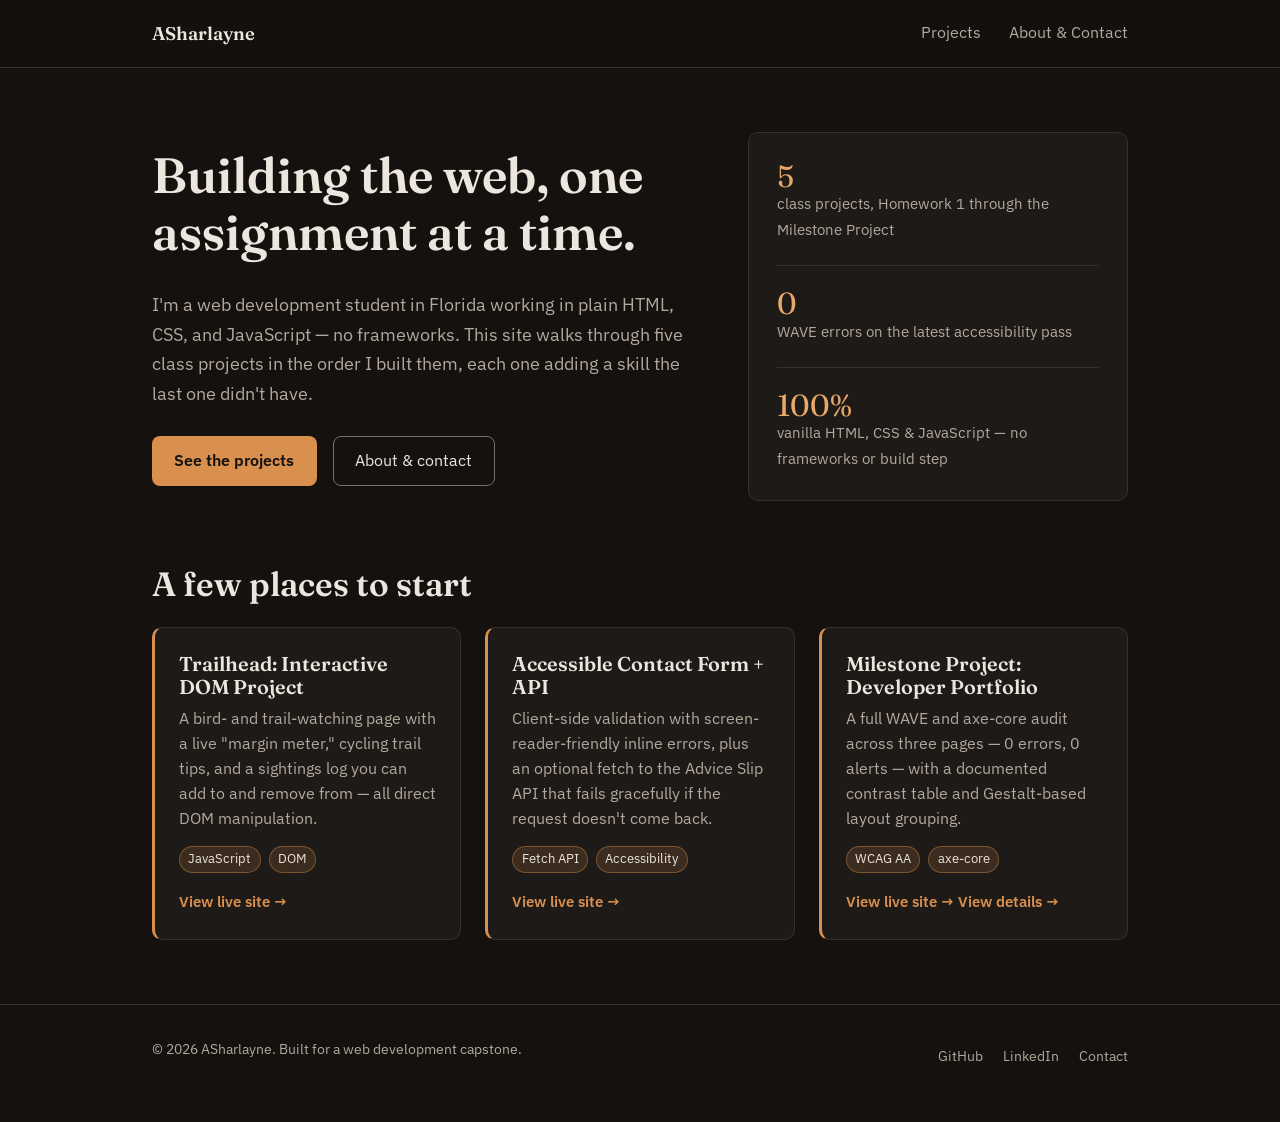
<file: index.html>
<!DOCTYPE html>
<html lang="en">
<head>
<meta charset="UTF-8">
<meta name="viewport" content="width=device-width, initial-scale=1.0">
<title>ASharlayne &mdash; Web Development Portfolio</title>
<meta name="description" content="A capstone portfolio of five web development class projects, from a first HTML/CSS page through an accessibility-audited developer portfolio.">
<link rel="preconnect" href="https://fonts.googleapis.com">
<link rel="preconnect" href="https://fonts.gstatic.com" crossorigin>
<link href="https://fonts.googleapis.com/css2?family=Fraunces:opsz,wght@9..144,500;9..144,600&family=IBM+Plex+Sans:wght@400;500;600&display=swap" rel="stylesheet">
<link rel="stylesheet" href="css/styles.css">
</head>
<body>
<a class="skip-link" href="#main">Skip to main content</a>

<header class="site-header">
  <nav class="header-nav" aria-label="Primary">
    <a class="header-brand" href="index.html" aria-current="page">ASharlayne</a>
    <button class="nav-toggle" type="button" aria-expanded="false" aria-controls="primary-links">Menu</button>
    <div class="header-links" id="primary-links">
      <a href="projects.html">Projects</a>
      <a href="about.html">About &amp; Contact</a>
    </div>
  </nav>
</header>

<main id="main">
  <div class="container">
    <section class="hero">
      <div>
        <h1>Building the web, one assignment at a time.</h1>
        <p class="lede">I'm a web development student in Florida working in plain HTML, CSS, and JavaScript &mdash; no frameworks. This site walks through five class projects in the order I built them, each one adding a skill the last one didn't have.</p>
        <div class="cta-row">
          <a class="button" href="projects.html">See the projects</a>
          <a class="button-secondary" href="about.html">About &amp; contact</a>
        </div>
      </div>
      <div class="stat-panel" aria-label="Portfolio highlights">
        <div class="stat">
          <span class="stat-number">5</span>
          <span class="stat-label">class projects, Homework 1 through the Milestone Project</span>
        </div>
        <div class="stat">
          <span class="stat-number">0</span>
          <span class="stat-label">WAVE errors on the latest accessibility pass</span>
        </div>
        <div class="stat">
          <span class="stat-number">100%</span>
          <span class="stat-label">vanilla HTML, CSS &amp; JavaScript &mdash; no frameworks or build step</span>
        </div>
      </div>
    </section>
  </div>

  <section class="featured-projects">
    <div class="container">
      <h2>A few places to start</h2>
      <div class="featured-grid">
        <article class="project-card">
          <h3>Trailhead: Interactive DOM Project</h3>
          <p>A bird- and trail-watching page with a live "margin meter," cycling trail tips, and a sightings log you can add to and remove from &mdash; all direct DOM manipulation.</p>
          <div class="tech-tags">
            <span class="tag">JavaScript</span>
            <span class="tag">DOM</span>
          </div>
          <a class="view-link" href="https://ASharlayne.github.io/homework7web-dev/" target="_blank" rel="noopener noreferrer">View live site<span class="sr-only">: Trailhead</span> &rarr;</a>
        </article>
        <article class="project-card">
          <h3>Accessible Contact Form + API</h3>
          <p>Client-side validation with screen-reader-friendly inline errors, plus an optional fetch to the Advice Slip API that fails gracefully if the request doesn't come back.</p>
          <div class="tech-tags">
            <span class="tag">Fetch API</span>
            <span class="tag">Accessibility</span>
          </div>
          <a class="view-link" href="https://asharlayne.github.io/Homework-8-Form-with-Validation-API-Fetch/" target="_blank" rel="noopener noreferrer">View live site<span class="sr-only">: Accessible Contact Form + API</span> &rarr;</a>
        </article>
        <article class="project-card">
          <h3>Milestone Project: Developer Portfolio</h3>
          <p>A full WAVE and axe-core audit across three pages &mdash; 0 errors, 0 alerts &mdash; with a documented contrast table and Gestalt-based layout grouping.</p>
          <div class="tech-tags">
            <span class="tag">WCAG AA</span>
            <span class="tag">axe-core</span>
          </div>
          <a class="view-link" href="https://asharlayne.github.io/milestone_project/" target="_blank" rel="noopener noreferrer">View live site<span class="sr-only">: Milestone Project</span> &rarr;</a>
          <a class="view-link" href="projects.html#milestone-project">View details &rarr;</a>
        </article>
      </div>
    </div>
  </section>
</main>

<footer class="site-footer">
  <div class="footer-inner">
    <p>&copy; 2026 ASharlayne. Built for a web development capstone.</p>
    <div class="footer-links">
      <a href="https://github.com/ASharlayne" target="_blank" rel="noopener noreferrer">GitHub</a>
      <a href="https://www.linkedin.com/in/a-sharlayne-6aa98925b" target="_blank" rel="noopener noreferrer">LinkedIn</a>
      <a href="about.html#contact">Contact</a>
    </div>
  </div>
</footer>

<script src="js/main.js"></script>
</body>
</html>
</file>
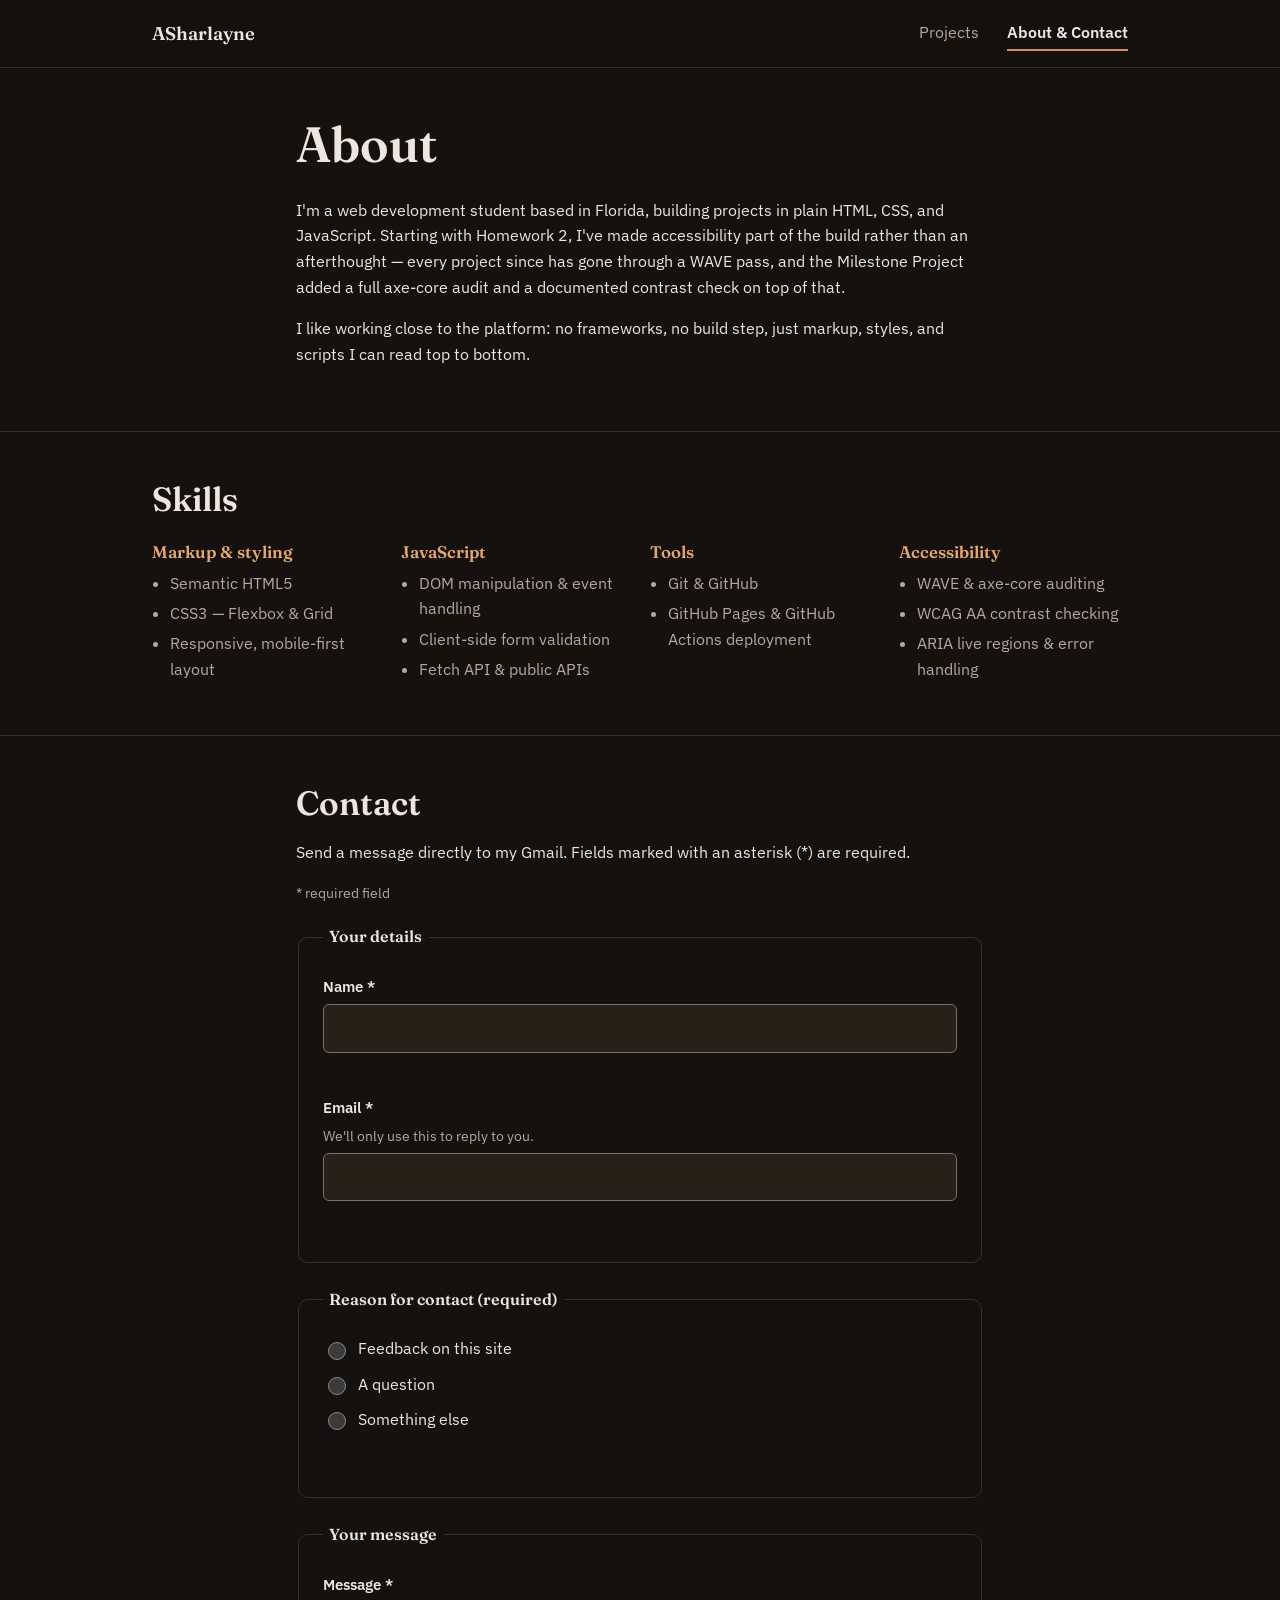
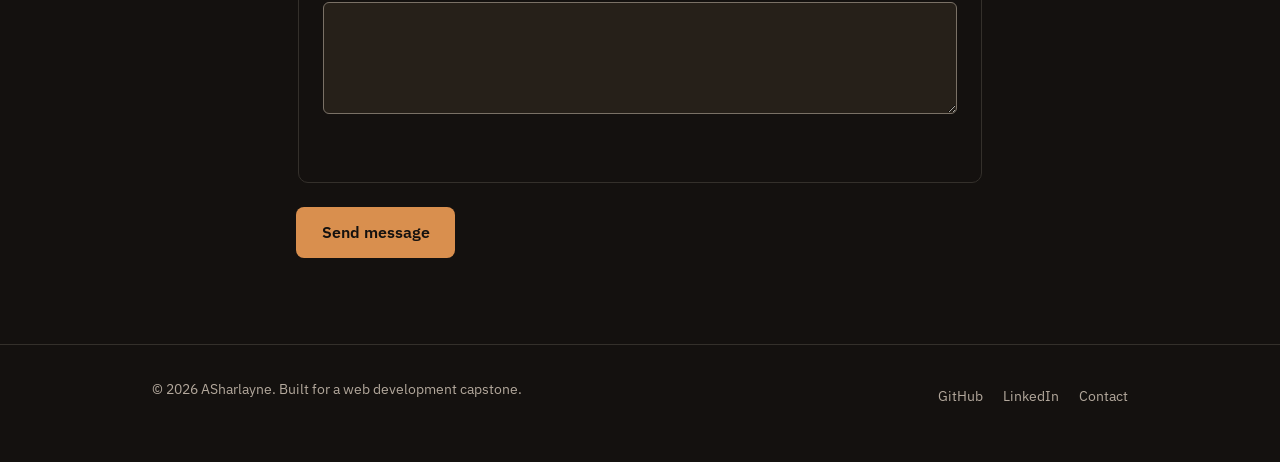
<file: about.html>
<!DOCTYPE html>
<html lang="en">
<head>
<meta charset="UTF-8">
<meta name="viewport" content="width=device-width, initial-scale=1.0">
<title>About &amp; Contact &mdash; ASharlayne</title>
<meta name="description" content="About ASharlayne, a web development student, and an accessible contact form with live validation.">
<link rel="preconnect" href="https://fonts.googleapis.com">
<link rel="preconnect" href="https://fonts.gstatic.com" crossorigin>
<link href="https://fonts.googleapis.com/css2?family=Fraunces:opsz,wght@9..144,500;9..144,600&family=IBM+Plex+Sans:wght@400;500;600&display=swap" rel="stylesheet">
<link rel="stylesheet" href="css/styles.css">
</head>
<body>
<a class="skip-link" href="#main">Skip to main content</a>

<header class="site-header">
  <nav class="header-nav" aria-label="Primary">
    <a class="header-brand" href="index.html">ASharlayne</a>
    <button class="nav-toggle" type="button" aria-expanded="false" aria-controls="primary-links">Menu</button>
    <div class="header-links" id="primary-links">
      <a href="projects.html">Projects</a>
      <a href="about.html" aria-current="page">About &amp; Contact</a>
    </div>
  </nav>
</header>

<main id="main">
  <section class="about-section">
    <div class="container prose">
      <h1>About</h1>
      <p>I'm a web development student based in Florida, building projects in plain HTML, CSS, and JavaScript. Starting with Homework 2, I've made accessibility part of the build rather than an afterthought &mdash; every project since has gone through a WAVE pass, and the Milestone Project added a full axe-core audit and a documented contrast check on top of that.</p>
      <p>I like working close to the platform: no frameworks, no build step, just markup, styles, and scripts I can read top to bottom.</p>
    </div>
  </section>

  <section class="about-section">
    <div class="container">
      <h2>Skills</h2>
      <div class="skills-grid">
        <div class="skill-group">
          <h3>Markup &amp; styling</h3>
          <ul>
            <li>Semantic HTML5</li>
            <li>CSS3 &mdash; Flexbox &amp; Grid</li>
            <li>Responsive, mobile-first layout</li>
          </ul>
        </div>
        <div class="skill-group">
          <h3>JavaScript</h3>
          <ul>
            <li>DOM manipulation &amp; event handling</li>
            <li>Client-side form validation</li>
            <li>Fetch API &amp; public APIs</li>
          </ul>
        </div>
        <div class="skill-group">
          <h3>Tools</h3>
          <ul>
            <li>Git &amp; GitHub</li>
            <li>GitHub Pages &amp; GitHub Actions deployment</li>
          </ul>
        </div>
        <div class="skill-group">
          <h3>Accessibility</h3>
          <ul>
            <li>WAVE &amp; axe-core auditing</li>
            <li>WCAG AA contrast checking</li>
            <li>ARIA live regions &amp; error handling</li>
          </ul>
        </div>
      </div>
    </div>
  </section>

  <section class="about-section">
    <div class="container prose">
      <h2 id="contact">Contact</h2>
      <p>Send a message directly to my Gmail. Fields marked with an asterisk (*) are required.</p>

      <div class="success-message" id="success-message" role="status" aria-live="polite" tabindex="-1" hidden>
        Thanks &mdash; your message was sent successfully.
      </div>

      <div class="error-summary" id="error-summary" role="alert" tabindex="-1" hidden>
        <h3>Please fix the following before submitting:</h3>
        <ul id="error-list"></ul>
      </div>

      <form id="contact-form" novalidate>
        <p class="required-note">* required field</p>

        <fieldset class="contact-group">
          <legend>Your details</legend>

          <div class="form-field">
            <label for="cf-name">Name *</label>
            <input type="text" id="cf-name" name="name" autocomplete="name" aria-describedby="cf-name-error" required>
            <p class="field-error" id="cf-name-error" aria-live="polite"></p>
          </div>

          <div class="form-field">
            <label for="cf-email">Email *</label>
            <span class="hint" id="cf-email-hint">We'll only use this to reply to you.</span>
            <input type="email" id="cf-email" name="email" autocomplete="email" aria-describedby="cf-email-hint cf-email-error" required>
            <p class="field-error" id="cf-email-error" aria-live="polite"></p>
          </div>
        </fieldset>

        <fieldset class="contact-group" id="cf-reason-group" aria-describedby="cf-reason-error">
          <legend>Reason for contact <span class="hint">(required)</span></legend>

          <div class="radio-option">
            <input type="radio" id="cf-reason-feedback" name="reason" value="feedback" required>
            <label for="cf-reason-feedback">Feedback on this site</label>
          </div>
          <div class="radio-option">
            <input type="radio" id="cf-reason-question" name="reason" value="question" required>
            <label for="cf-reason-question">A question</label>
          </div>
          <div class="radio-option">
            <input type="radio" id="cf-reason-other" name="reason" value="other" required>
            <label for="cf-reason-other">Something else</label>
          </div>
          <p class="field-error" id="cf-reason-error" aria-live="polite"></p>
        </fieldset>

        <fieldset class="contact-group">
          <legend>Your message</legend>
          <div class="form-field">
            <label for="cf-message">Message *</label>
            <textarea id="cf-message" name="message" aria-describedby="cf-message-error" required></textarea>
            <p class="field-error" id="cf-message-error" aria-live="polite"></p>
          </div>
        </fieldset>

        <button type="submit" class="submit-button">Send message</button>
        <p class="form-status" id="form-status" role="status" aria-live="polite"></p>
      </form>
    </div>
  </section>
</main>

<footer class="site-footer">
  <div class="footer-inner">
    <p>&copy; 2026 ASharlayne. Built for a web development capstone.</p>
    <div class="footer-links">
      <a href="https://github.com/ASharlayne" target="_blank" rel="noopener noreferrer">GitHub</a>
      <a href="https://www.linkedin.com/in/a-sharlayne-6aa98925b" target="_blank" rel="noopener noreferrer">LinkedIn</a>
      <a href="about.html#contact">Contact</a>
    </div>
  </div>
</footer>

<script src="js/main.js"></script>
</body>
</html>
</file>
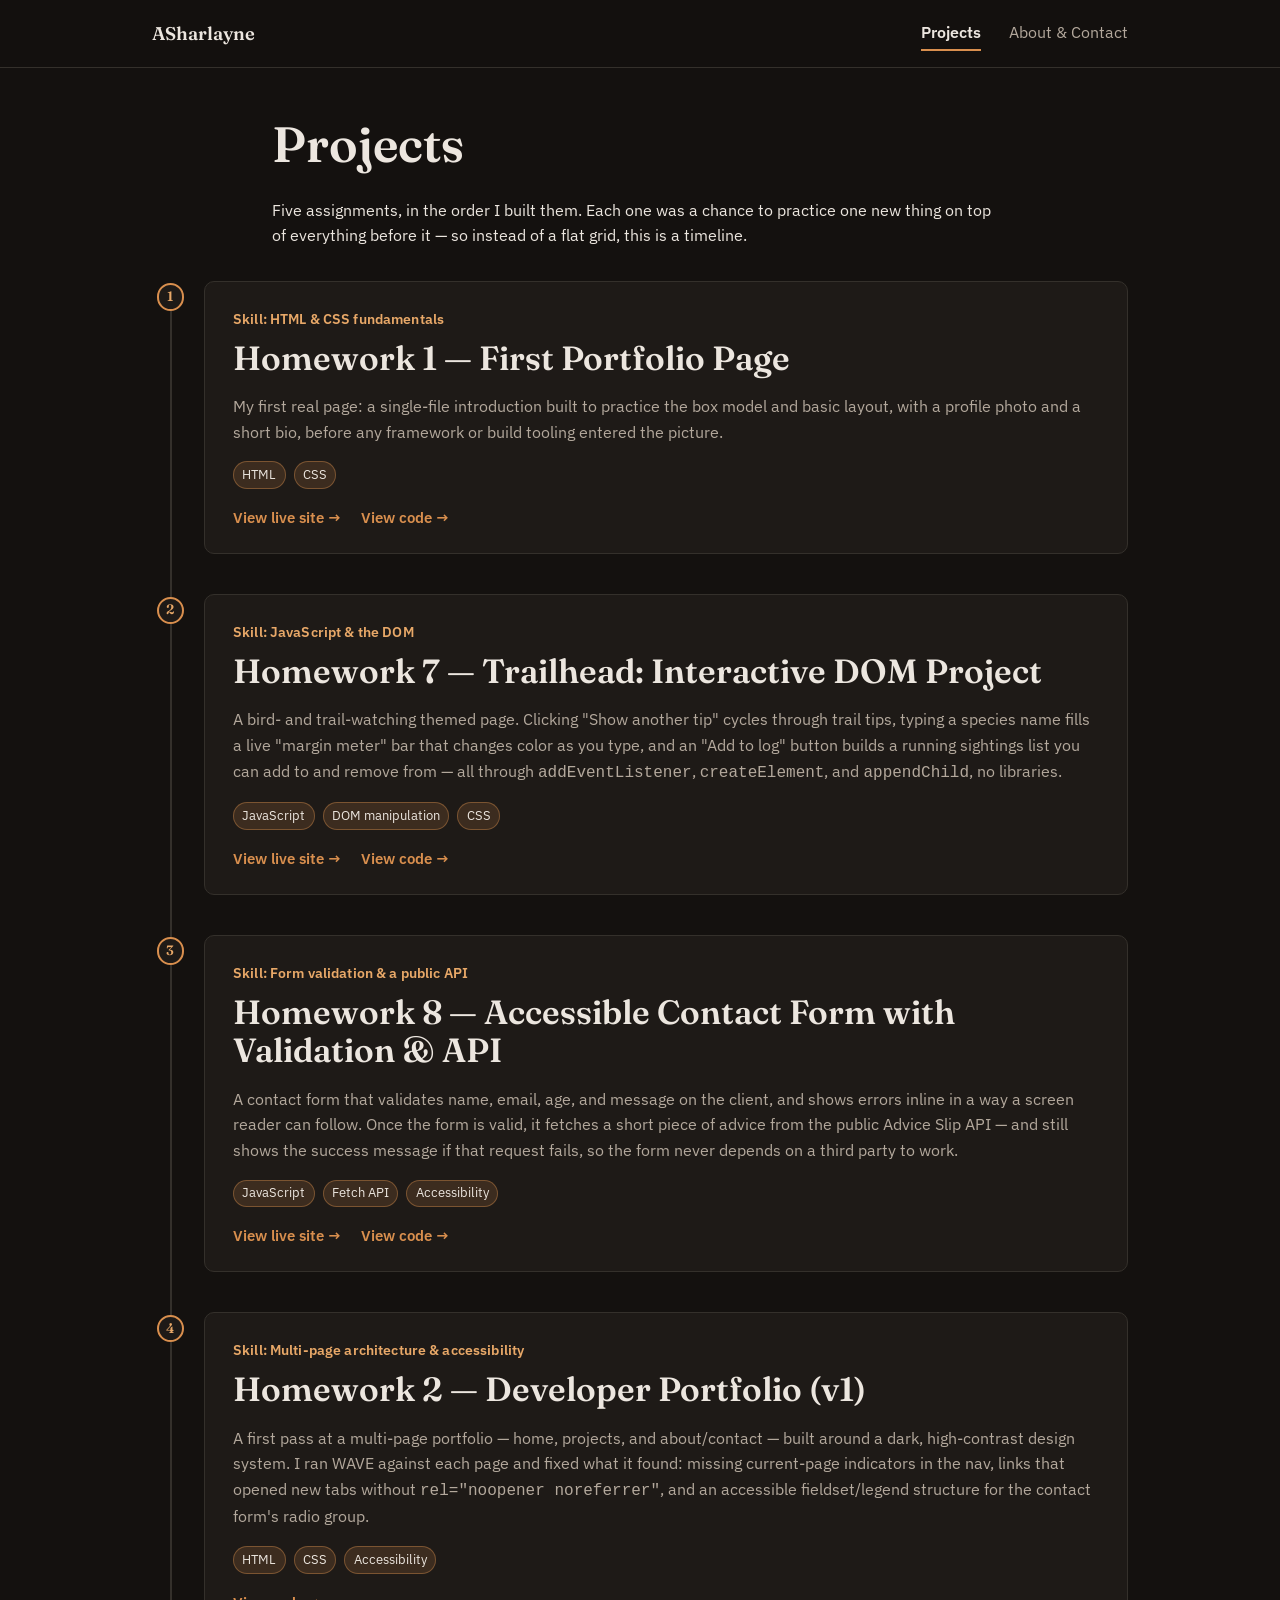
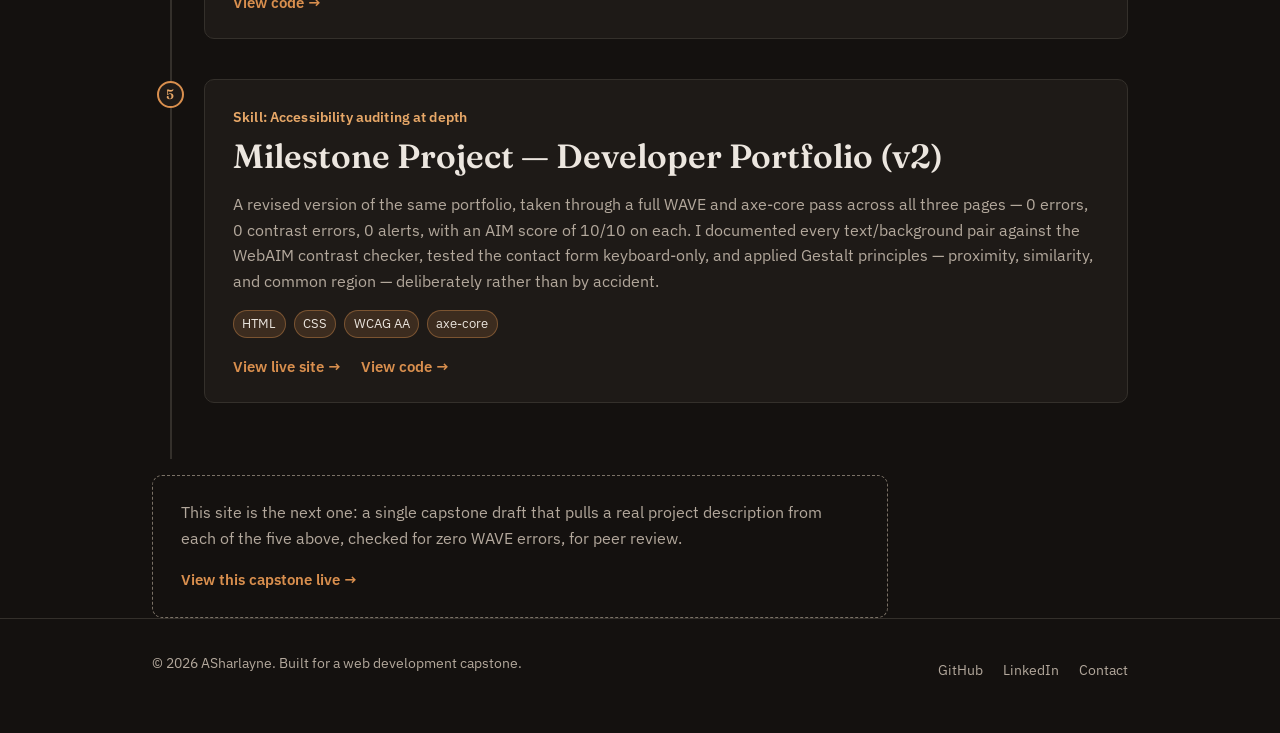
<file: projects.html>
<!DOCTYPE html>
<html lang="en">
<head>
<meta charset="UTF-8">
<meta name="viewport" content="width=device-width, initial-scale=1.0">
<title>Projects &mdash; ASharlayne</title>
<meta name="description" content="Five web development class projects in the order they were built, from a first HTML page to an accessibility-audited developer portfolio.">
<link rel="preconnect" href="https://fonts.googleapis.com">
<link rel="preconnect" href="https://fonts.gstatic.com" crossorigin>
<link href="https://fonts.googleapis.com/css2?family=Fraunces:opsz,wght@9..144,500;9..144,600&family=IBM+Plex+Sans:wght@400;500;600&display=swap" rel="stylesheet">
<link rel="stylesheet" href="css/styles.css">
</head>
<body>
<a class="skip-link" href="#main">Skip to main content</a>

<header class="site-header">
  <nav class="header-nav" aria-label="Primary">
    <a class="header-brand" href="index.html">ASharlayne</a>
    <button class="nav-toggle" type="button" aria-expanded="false" aria-controls="primary-links">Menu</button>
    <div class="header-links" id="primary-links">
      <a href="projects.html" aria-current="page">Projects</a>
      <a href="about.html">About &amp; Contact</a>
    </div>
  </nav>
</header>

<main id="main">
  <div class="container prose timeline-intro">
    <h1>Projects</h1>
    <p>Five assignments, in the order I built them. Each one was a chance to practice one new thing on top of everything before it &mdash; so instead of a flat grid, this is a timeline.</p>
  </div>

  <div class="container">
    <ol class="timeline">
      <li class="timeline-item" id="homework-1">
        <span class="timeline-marker" aria-hidden="true">1</span>
        <div class="timeline-card">
          <span class="timeline-skill">Skill: HTML &amp; CSS fundamentals</span>
          <h2>Homework 1 &mdash; First Portfolio Page</h2>
          <p>My first real page: a single-file introduction built to practice the box model and basic layout, with a profile photo and a short bio, before any framework or build tooling entered the picture.</p>
          <div class="tech-tags">
            <span class="tag">HTML</span>
            <span class="tag">CSS</span>
          </div>
          <div class="timeline-links">
            <a class="view-link" href="https://asharlayne.github.io/homework_1/" target="_blank" rel="noopener noreferrer">View live site<span class="sr-only">: Homework 1</span> &rarr;</a>
            <a class="view-link" href="https://github.com/ASharlayne/homework_1" target="_blank" rel="noopener noreferrer">View code<span class="sr-only">: Homework 1</span> &rarr;</a>
          </div>
        </div>
      </li>

      <li class="timeline-item" id="homework-7">
        <span class="timeline-marker" aria-hidden="true">2</span>
        <div class="timeline-card">
          <span class="timeline-skill">Skill: JavaScript &amp; the DOM</span>
          <h2>Homework 7 &mdash; Trailhead: Interactive DOM Project</h2>
          <p>A bird- and trail-watching themed page. Clicking "Show another tip" cycles through trail tips, typing a species name fills a live "margin meter" bar that changes color as you type, and an "Add to log" button builds a running sightings list you can add to and remove from &mdash; all through <code>addEventListener</code>, <code>createElement</code>, and <code>appendChild</code>, no libraries.</p>
          <div class="tech-tags">
            <span class="tag">JavaScript</span>
            <span class="tag">DOM manipulation</span>
            <span class="tag">CSS</span>
          </div>
          <div class="timeline-links">
            <a class="view-link" href="https://ASharlayne.github.io/homework7web-dev/" target="_blank" rel="noopener noreferrer">View live site<span class="sr-only">: Trailhead</span> &rarr;</a>
            <a class="view-link" href="https://github.com/ASharlayne/homework7web-dev" target="_blank" rel="noopener noreferrer">View code<span class="sr-only">: Trailhead</span> &rarr;</a>
          </div>
        </div>
      </li>

      <li class="timeline-item" id="homework-8">
        <span class="timeline-marker" aria-hidden="true">3</span>
        <div class="timeline-card">
          <span class="timeline-skill">Skill: Form validation &amp; a public API</span>
          <h2>Homework 8 &mdash; Accessible Contact Form with Validation &amp; API</h2>
          <p>A contact form that validates name, email, age, and message on the client, and shows errors inline in a way a screen reader can follow. Once the form is valid, it fetches a short piece of advice from the public Advice Slip API &mdash; and still shows the success message if that request fails, so the form never depends on a third party to work.</p>
          <div class="tech-tags">
            <span class="tag">JavaScript</span>
            <span class="tag">Fetch API</span>
            <span class="tag">Accessibility</span>
          </div>
          <div class="timeline-links">
            <a class="view-link" href="https://asharlayne.github.io/Homework-8-Form-with-Validation-API-Fetch/" target="_blank" rel="noopener noreferrer">View live site<span class="sr-only">: Accessible Contact Form + API</span> &rarr;</a>
            <a class="view-link" href="https://github.com/ASharlayne/Homework-8-Form-with-Validation-API-Fetch" target="_blank" rel="noopener noreferrer">View code<span class="sr-only">: Accessible Contact Form + API</span> &rarr;</a>
          </div>
        </div>
      </li>

      <li class="timeline-item" id="homework-2-portfolio">
        <span class="timeline-marker" aria-hidden="true">4</span>
        <div class="timeline-card">
          <span class="timeline-skill">Skill: Multi-page architecture &amp; accessibility</span>
          <h2>Homework 2 &mdash; Developer Portfolio (v1)</h2>
          <p>A first pass at a multi-page portfolio &mdash; home, projects, and about/contact &mdash; built around a dark, high-contrast design system. I ran WAVE against each page and fixed what it found: missing current-page indicators in the nav, links that opened new tabs without <code>rel="noopener noreferrer"</code>, and an accessible fieldset/legend structure for the contact form's radio group.</p>
          <div class="tech-tags">
            <span class="tag">HTML</span>
            <span class="tag">CSS</span>
            <span class="tag">Accessibility</span>
          </div>
          <div class="timeline-links">
            <a class="view-link" href="https://github.com/ASharlayne/homework_2_projects" target="_blank" rel="noopener noreferrer">View code<span class="sr-only">: Homework 2 Developer Portfolio</span> &rarr;</a>
          </div>
        </div>
      </li>

      <li class="timeline-item" id="milestone-project">
        <span class="timeline-marker" aria-hidden="true">5</span>
        <div class="timeline-card">
          <span class="timeline-skill">Skill: Accessibility auditing at depth</span>
          <h2>Milestone Project &mdash; Developer Portfolio (v2)</h2>
          <p>A revised version of the same portfolio, taken through a full WAVE and axe-core pass across all three pages &mdash; 0 errors, 0 contrast errors, 0 alerts, with an AIM score of 10/10 on each. I documented every text/background pair against the WebAIM contrast checker, tested the contact form keyboard-only, and applied Gestalt principles &mdash; proximity, similarity, and common region &mdash; deliberately rather than by accident.</p>
          <div class="tech-tags">
            <span class="tag">HTML</span>
            <span class="tag">CSS</span>
            <span class="tag">WCAG AA</span>
            <span class="tag">axe-core</span>
          </div>
          <div class="timeline-links">
            <a class="view-link" href="https://asharlayne.github.io/milestone_project/" target="_blank" rel="noopener noreferrer">View live site<span class="sr-only">: Milestone Project</span> &rarr;</a>
            <a class="view-link" href="https://github.com/ASharlayne/milestone_project" target="_blank" rel="noopener noreferrer">View code<span class="sr-only">: Milestone Project</span> &rarr;</a>
          </div>
        </div>
      </li>
    </ol>

    <div class="timeline-closing prose">
      <p>This site is the next one: a single capstone draft that pulls a real project description from each of the five above, checked for zero WAVE errors, for peer review.</p>
      <a class="view-link" href="https://asharlayne.github.io/Capstone/" target="_blank" rel="noopener noreferrer">View this capstone live &rarr;</a>
    </div>
  </div>
</main>

<footer class="site-footer">
  <div class="footer-inner">
    <p>&copy; 2026 ASharlayne. Built for a web development capstone.</p>
    <div class="footer-links">
      <a href="https://github.com/ASharlayne" target="_blank" rel="noopener noreferrer">GitHub</a>
      <a href="https://www.linkedin.com/in/a-sharlayne-6aa98925b" target="_blank" rel="noopener noreferrer">LinkedIn</a>
      <a href="about.html#contact">Contact</a>
    </div>
  </div>
</footer>

<script src="js/main.js"></script>
</body>
</html>
</file>
<file: css/styles.css>
/* =========================================================
   Design tokens
   Palette contrast-checked (relative luminance) against
   WCAG AA: body text ~15:1, muted text ~7.4-8:1,
   accent on bg ~7.1:1, borders ~3.6-3.9:1.
   ========================================================= */
:root {
  --bg: #14110f;
  --surface: #1e1a17;
  --surface-raised: #262019;
  --border: #34302b;
  --border-control: #7a7166;
  --text: #ece6df;
  --muted: #b3a89c;
  --accent: #d98f4e;
  --accent-strong: #e8a868;
  --success: #7fae5b;
  --success-text: #c9e2ac;
  --error: #e2665a;
  --error-text: #ffcac1;

  --font-display: "Fraunces", "Iowan Old Style", Georgia, serif;
  --font-body: "IBM Plex Sans", "Segoe UI", system-ui, -apple-system, sans-serif;

  --max-content: 46rem;
  --max-wide: 64rem;
  --radius: 10px;
}

*, *::before, *::after { box-sizing: border-box; }

.sr-only {
  position: absolute;
  width: 1px;
  height: 1px;
  padding: 0;
  margin: -1px;
  overflow: hidden;
  clip: rect(0, 0, 0, 0);
  white-space: nowrap;
  border: 0;
}

html { color-scheme: dark; scroll-behavior: smooth; }

@media (prefers-reduced-motion: reduce) {
  html { scroll-behavior: auto; }
  *, *::before, *::after { animation-duration: 0.001ms !important; transition-duration: 0.001ms !important; }
}

body {
  margin: 0;
  background: var(--bg);
  color: var(--text);
  font-family: var(--font-body);
  font-size: 1rem;
  line-height: 1.6;
  overflow-x: hidden;
}

h1, h2, h3 { font-family: var(--font-display); font-weight: 600; line-height: 1.15; margin: 0 0 0.5em; }
h1 { font-size: clamp(2rem, 1.5rem + 2vw, 3.2rem); }
h2 { font-size: clamp(1.5rem, 1.3rem + 1vw, 2.1rem); }
h3 { font-size: 1.25rem; }
p { margin: 0 0 1em; }

a { color: var(--accent); text-decoration-thickness: 1.5px; text-underline-offset: 0.15em; }
a:hover { color: var(--accent-strong); }

/* Visible keyboard focus everywhere */
a:focus-visible,
button:focus-visible,
input:focus-visible,
textarea:focus-visible {
  outline: 3px solid var(--accent-strong);
  outline-offset: 2px;
  border-radius: 4px;
}

button, input, textarea { font: inherit; }

.skip-link {
  position: absolute;
  left: -999px;
  top: 0;
  background: var(--accent);
  color: var(--bg);
  padding: 0.75em 1.25em;
  z-index: 100;
  border-radius: 0 0 8px 0;
  font-weight: 600;
}
.skip-link:focus {
  left: 0;
}

.container {
  max-width: var(--max-wide);
  margin: 0 auto;
  padding: 0 1.5rem;
}
.prose { max-width: var(--max-content); }

/* =========================================================
   Header / nav
   ========================================================= */
.site-header {
  border-bottom: 1px solid var(--border);
  position: sticky;
  top: 0;
  background: rgba(20, 17, 15, 0.92);
  backdrop-filter: blur(6px);
  z-index: 10;
}

.header-nav {
  max-width: var(--max-wide);
  margin: 0 auto;
  padding: 1rem 1.5rem;
  display: flex;
  align-items: center;
  justify-content: space-between;
}

.header-brand {
  font-family: var(--font-display);
  font-weight: 600;
  font-size: 1.15rem;
  color: var(--text);
  text-decoration: none;
}
.header-brand:hover { color: var(--accent-strong); }

.nav-toggle {
  display: none;
  background: none;
  border: 1px solid var(--border-control);
  border-radius: 8px;
  color: var(--text);
  font-family: var(--font-body);
  font-size: 0.95rem;
  padding: 0.45em 0.9em;
  cursor: pointer;
}

.header-links {
  display: flex;
  gap: 1.75rem;
}

.header-links a {
  color: var(--muted);
  text-decoration: none;
  font-size: 0.98rem;
  padding: 0.25em 0;
  border-bottom: 2px solid transparent;
}
.header-links a:hover { color: var(--text); }
.header-links a[aria-current="page"] {
  color: var(--text);
  border-bottom-color: var(--accent);
  font-weight: 600;
}

@media (max-width: 720px) {
  .nav-toggle { display: inline-block; }
  .header-links {
    display: none;
    flex-direction: column;
    gap: 0;
    position: absolute;
    top: 100%;
    left: 0;
    right: 0;
    background: var(--surface);
    border-bottom: 1px solid var(--border);
    padding: 0.5rem 1.5rem 1rem;
  }
  .header-links.is-open { display: flex; }
  .header-links a { padding: 0.6em 0; border-bottom: 1px solid var(--border); }
  .header-links a[aria-current="page"] { border-bottom-color: var(--border); }
}

/* =========================================================
   Hero
   ========================================================= */
.hero {
  padding: 4rem 0 3rem;
  display: grid;
  grid-template-columns: minmax(0, 1.3fr) minmax(0, 0.9fr);
  gap: 3rem;
  align-items: center;
}

.hero h1 { margin-bottom: 0.6em; }
.hero .lede { font-size: 1.15rem; color: var(--muted); max-width: 34rem; }

.cta-row { display: flex; gap: 1rem; margin-top: 1.75rem; flex-wrap: wrap; }

.button {
  display: inline-block;
  background: var(--accent);
  color: var(--bg);
  font-weight: 600;
  padding: 0.75em 1.4em;
  border-radius: 8px;
  text-decoration: none;
}
.button:hover { background: var(--accent-strong); color: var(--bg); }

.button-secondary {
  display: inline-block;
  background: transparent;
  color: var(--text);
  border: 1px solid var(--border-control);
  padding: 0.7em 1.35em;
  border-radius: 8px;
  text-decoration: none;
}
.button-secondary:hover { border-color: var(--accent-strong); color: var(--accent-strong); }

.stat-panel {
  border: 1px solid var(--border);
  border-radius: var(--radius);
  background: var(--surface);
  padding: 1.75rem;
  display: flex;
  flex-direction: column;
  gap: 1.4rem;
}
.stat-panel .stat + .stat { border-top: 1px solid var(--border); padding-top: 1.4rem; }
.stat .stat-number { font-family: var(--font-display); font-size: 1.9rem; color: var(--accent-strong); display: block; line-height: 1; }
.stat .stat-label { color: var(--muted); font-size: 0.92rem; }

@media (max-width: 860px) {
  .hero { grid-template-columns: 1fr; padding-top: 2.5rem; }
}

/* =========================================================
   Featured project cards (home)
   ========================================================= */
.featured-projects { padding: 1rem 0 4rem; }
.featured-projects > .container > h2 { margin-bottom: 1.5rem; }

.featured-grid {
  display: grid;
  grid-template-columns: repeat(auto-fit, minmax(15rem, 1fr));
  gap: 1.5rem;
}

.project-card {
  border: 1px solid var(--border);
  border-left: 3px solid var(--accent);
  border-radius: var(--radius);
  background: var(--surface);
  padding: 1.5rem;
}
.project-card h3 { margin-bottom: 0.4em; }
.project-card p { color: var(--muted); font-size: 0.97rem; }

.tech-tags { display: flex; flex-wrap: wrap; gap: 0.5rem; margin: 0.75rem 0 1rem; }
.tag {
  font-size: 0.8rem;
  background: rgba(217, 143, 78, 0.16);
  color: var(--text);
  border: 1px solid rgba(217, 143, 78, 0.4);
  padding: 0.2em 0.65em;
  border-radius: 999px;
}

.view-link { color: var(--accent); font-weight: 600; text-decoration: none; font-size: 0.95rem; }
.view-link:hover { color: var(--accent-strong); }

/* =========================================================
   Projects timeline (projects.html)
   ========================================================= */
.timeline-intro { padding: 3rem 0 1rem; }

.timeline { list-style: none; margin: 0; padding: 0 0 4rem; position: relative; }
.timeline::before {
  content: "";
  position: absolute;
  left: 1.15rem;
  top: 0.5rem;
  bottom: 0.5rem;
  width: 2px;
  background: var(--border);
}

.timeline-item { position: relative; padding: 0 0 2.5rem 3.25rem; }
.timeline-item:last-child { padding-bottom: 0; }

.timeline-marker {
  position: absolute;
  left: 0.3rem;
  top: 0.15rem;
  width: 1.7rem;
  height: 1.7rem;
  border-radius: 50%;
  background: var(--surface);
  border: 2px solid var(--accent);
  color: var(--accent-strong);
  font-family: var(--font-display);
  font-weight: 600;
  font-size: 0.85rem;
  display: flex;
  align-items: center;
  justify-content: center;
}

.timeline-card {
  border: 1px solid var(--border);
  border-radius: var(--radius);
  background: var(--surface);
  padding: 1.5rem 1.75rem;
}
.timeline-card h2 { overflow-wrap: anywhere; }

.timeline-skill {
  display: inline-block;
  color: var(--accent-strong);
  font-size: 0.85rem;
  font-weight: 600;
  letter-spacing: 0.01em;
  margin-bottom: 0.5rem;
}

.timeline-card p { color: var(--muted); }

.timeline-links { display: flex; gap: 1.25rem; flex-wrap: wrap; margin-top: 1rem; }

.timeline-closing {
  border: 1px dashed var(--border-control);
  border-radius: var(--radius);
  padding: 1.5rem 1.75rem;
  color: var(--muted);
  margin-top: 0.5rem;
}

/* =========================================================
   About page
   ========================================================= */
.about-section { padding: 3rem 0; }
.about-section + .about-section { border-top: 1px solid var(--border); }

.skills-grid {
  display: grid;
  grid-template-columns: repeat(auto-fit, minmax(13rem, 1fr));
  gap: 1.25rem;
  margin-top: 1.5rem;
}
.skill-group h3 { font-size: 1.05rem; color: var(--accent-strong); margin-bottom: 0.5em; }
.skill-group ul { margin: 0; padding-left: 1.1rem; color: var(--muted); }
.skill-group li { margin-bottom: 0.3em; }

/* =========================================================
   Contact form
   ========================================================= */
.contact-group {
  border: 1px solid var(--border);
  border-radius: var(--radius);
  padding: 1.5rem;
  margin-bottom: 1.5rem;
}
.contact-group legend {
  font-family: var(--font-display);
  font-weight: 600;
  padding: 0 0.4em;
  color: var(--text);
}

.form-field { margin-bottom: 1.25rem; }
.form-field:last-child { margin-bottom: 0; }

.form-field label { display: block; margin-bottom: 0.4em; font-weight: 600; font-size: 0.95rem; }
.form-field .hint { display: block; color: var(--muted); font-size: 0.85rem; margin-bottom: 0.4em; }

.form-field input[type="text"],
.form-field input[type="email"],
.form-field textarea {
  width: 100%;
  background: var(--surface-raised);
  border: 1px solid var(--border-control);
  color: var(--text);
  border-radius: 6px;
  padding: 0.65em 0.8em;
  font-family: var(--font-body);
  font-size: 1rem;
}
.form-field textarea { resize: vertical; min-height: 7rem; }

.form-field input[aria-invalid="true"],
.form-field textarea[aria-invalid="true"] {
  border-color: var(--error);
}

.radio-option { display: flex; align-items: center; gap: 0.6em; margin-bottom: 0.6em; }
.radio-option:last-child { margin-bottom: 0; }
.radio-option input { accent-color: var(--accent); width: 1.1em; height: 1.1em; }

.field-error {
  color: var(--error-text);
  font-size: 0.88rem;
  margin-top: 0.4em;
  min-height: 1.2em;
}

.required-note { color: var(--muted); font-size: 0.9rem; margin-bottom: 1.25rem; }

.error-summary {
  background: rgba(226, 102, 90, 0.12);
  border: 1px solid var(--error);
  border-radius: var(--radius);
  padding: 1.1rem 1.4rem;
  margin-bottom: 1.5rem;
}
.error-summary h3 { color: var(--error-text); font-size: 1.05rem; margin-bottom: 0.5em; }
.error-summary ul { margin: 0; padding-left: 1.2rem; }
.error-summary a { color: var(--error-text); }
.error-summary[hidden] { display: none; }

.success-message {
  background: rgba(127, 174, 91, 0.14);
  border: 1px solid var(--success);
  color: var(--success-text);
  border-radius: var(--radius);
  padding: 1rem 1.4rem;
  margin-bottom: 1.5rem;
}
.success-message[hidden] { display: none; }

.submit-button {
  background: var(--accent);
  color: var(--bg);
  font-weight: 600;
  border: none;
  border-radius: 8px;
  padding: 0.8em 1.6em;
  font-size: 1rem;
  cursor: pointer;
  font-family: var(--font-body);
}
.submit-button:hover { background: var(--accent-strong); }
.submit-button:disabled { cursor: wait; opacity: 0.72; }
.form-status { color: var(--muted); min-height: 1.6em; margin: 0.75rem 0 0; }

@media (max-width: 480px) {
  .container { padding-left: 1rem; padding-right: 1rem; }
  .header-nav { padding-left: 1rem; padding-right: 1rem; }
  .hero { padding-top: 2rem; }
  .hero .lede { font-size: 1.05rem; }
  .cta-row { align-items: stretch; }
  .cta-row .button,
  .cta-row .button-secondary { text-align: center; width: 100%; }
  .timeline-item { padding-left: 2.7rem; }
  .timeline-card { padding: 1.25rem; }
  .timeline::before { left: 0.85rem; }
  .timeline-marker { left: 0; }
  .contact-group { padding: 1.1rem; }
  .submit-button { width: 100%; min-height: 2.9rem; }
}

/* =========================================================
   Footer
   ========================================================= */
.site-footer {
  border-top: 1px solid var(--border);
  padding: 2rem 0 3rem;
  color: var(--muted);
  font-size: 0.9rem;
}
.footer-inner {
  max-width: var(--max-wide);
  margin: 0 auto;
  padding: 0 1.5rem;
  display: flex;
  flex-wrap: wrap;
  gap: 1rem;
  justify-content: space-between;
  align-items: center;
}
.footer-links { display: flex; gap: 1.25rem; }
.footer-links a { color: var(--muted); text-decoration: none; }
.footer-links a:hover { color: var(--accent-strong); }
</file>
